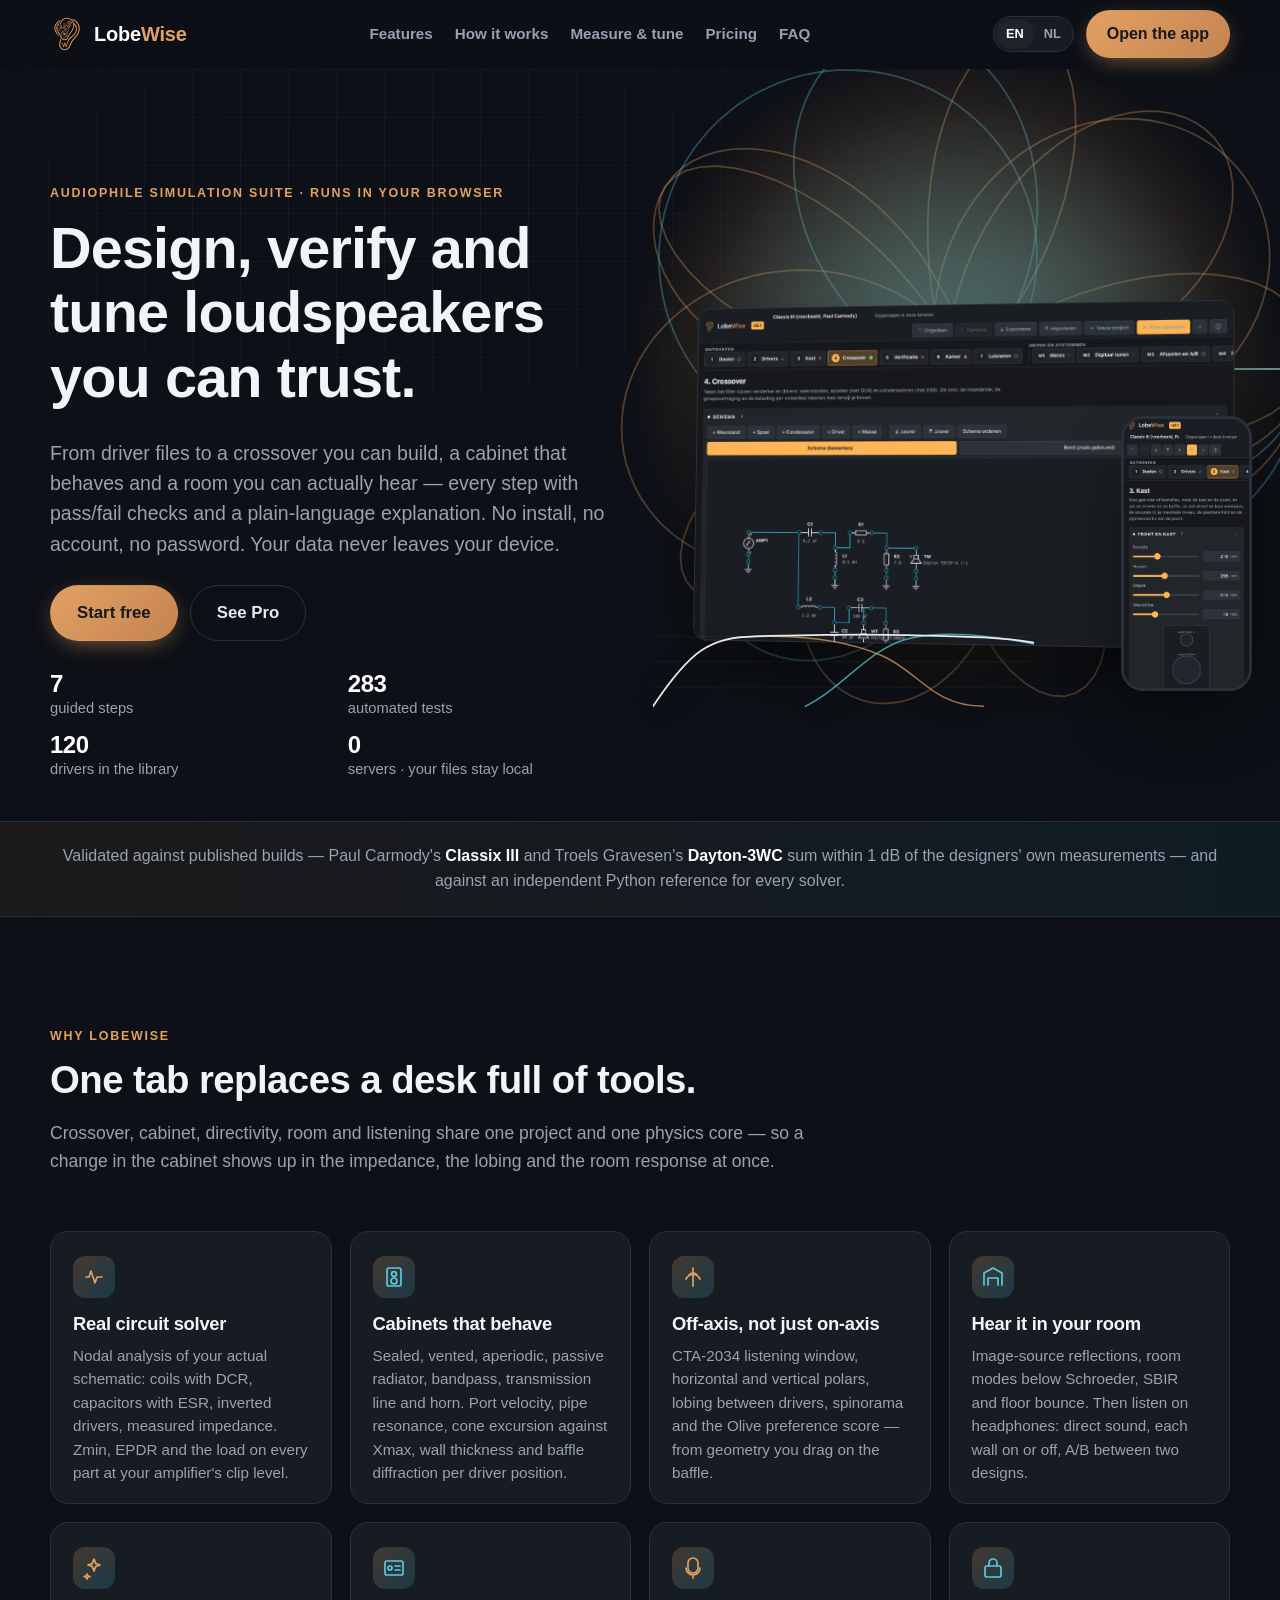
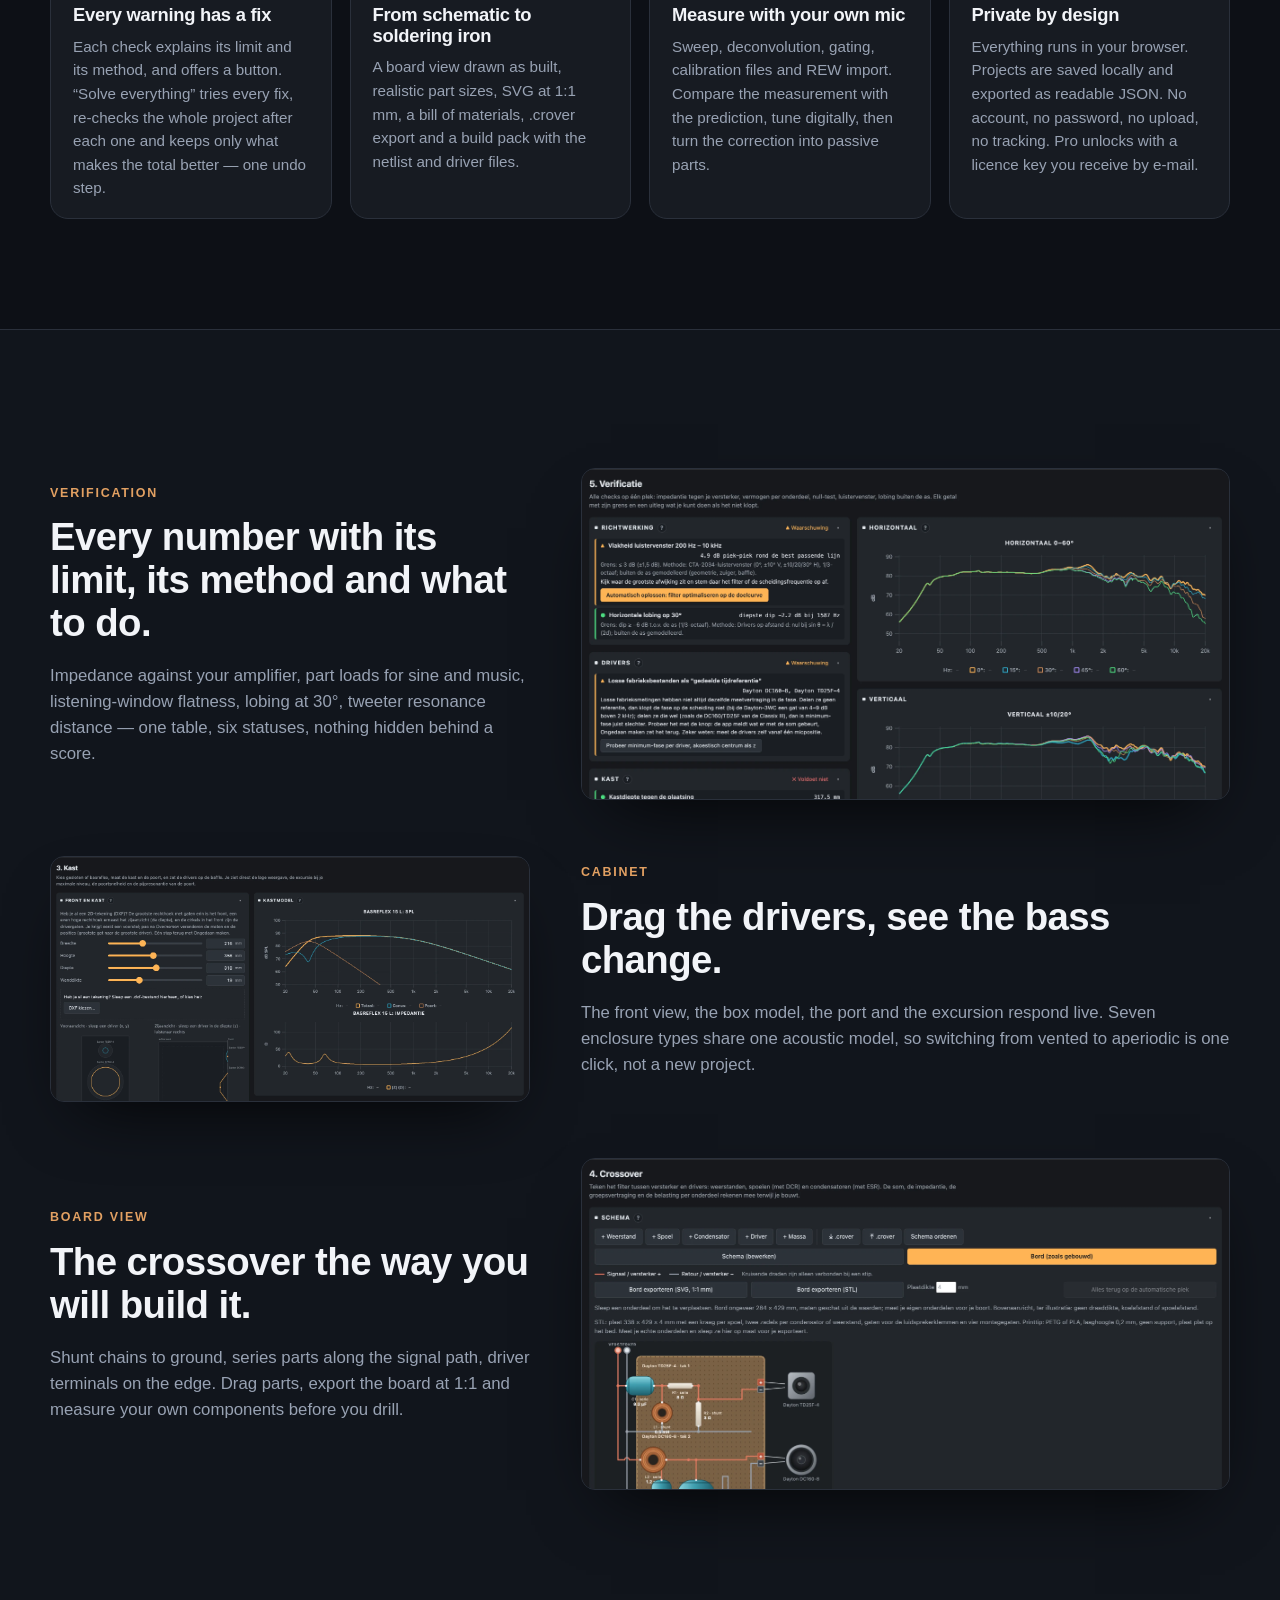
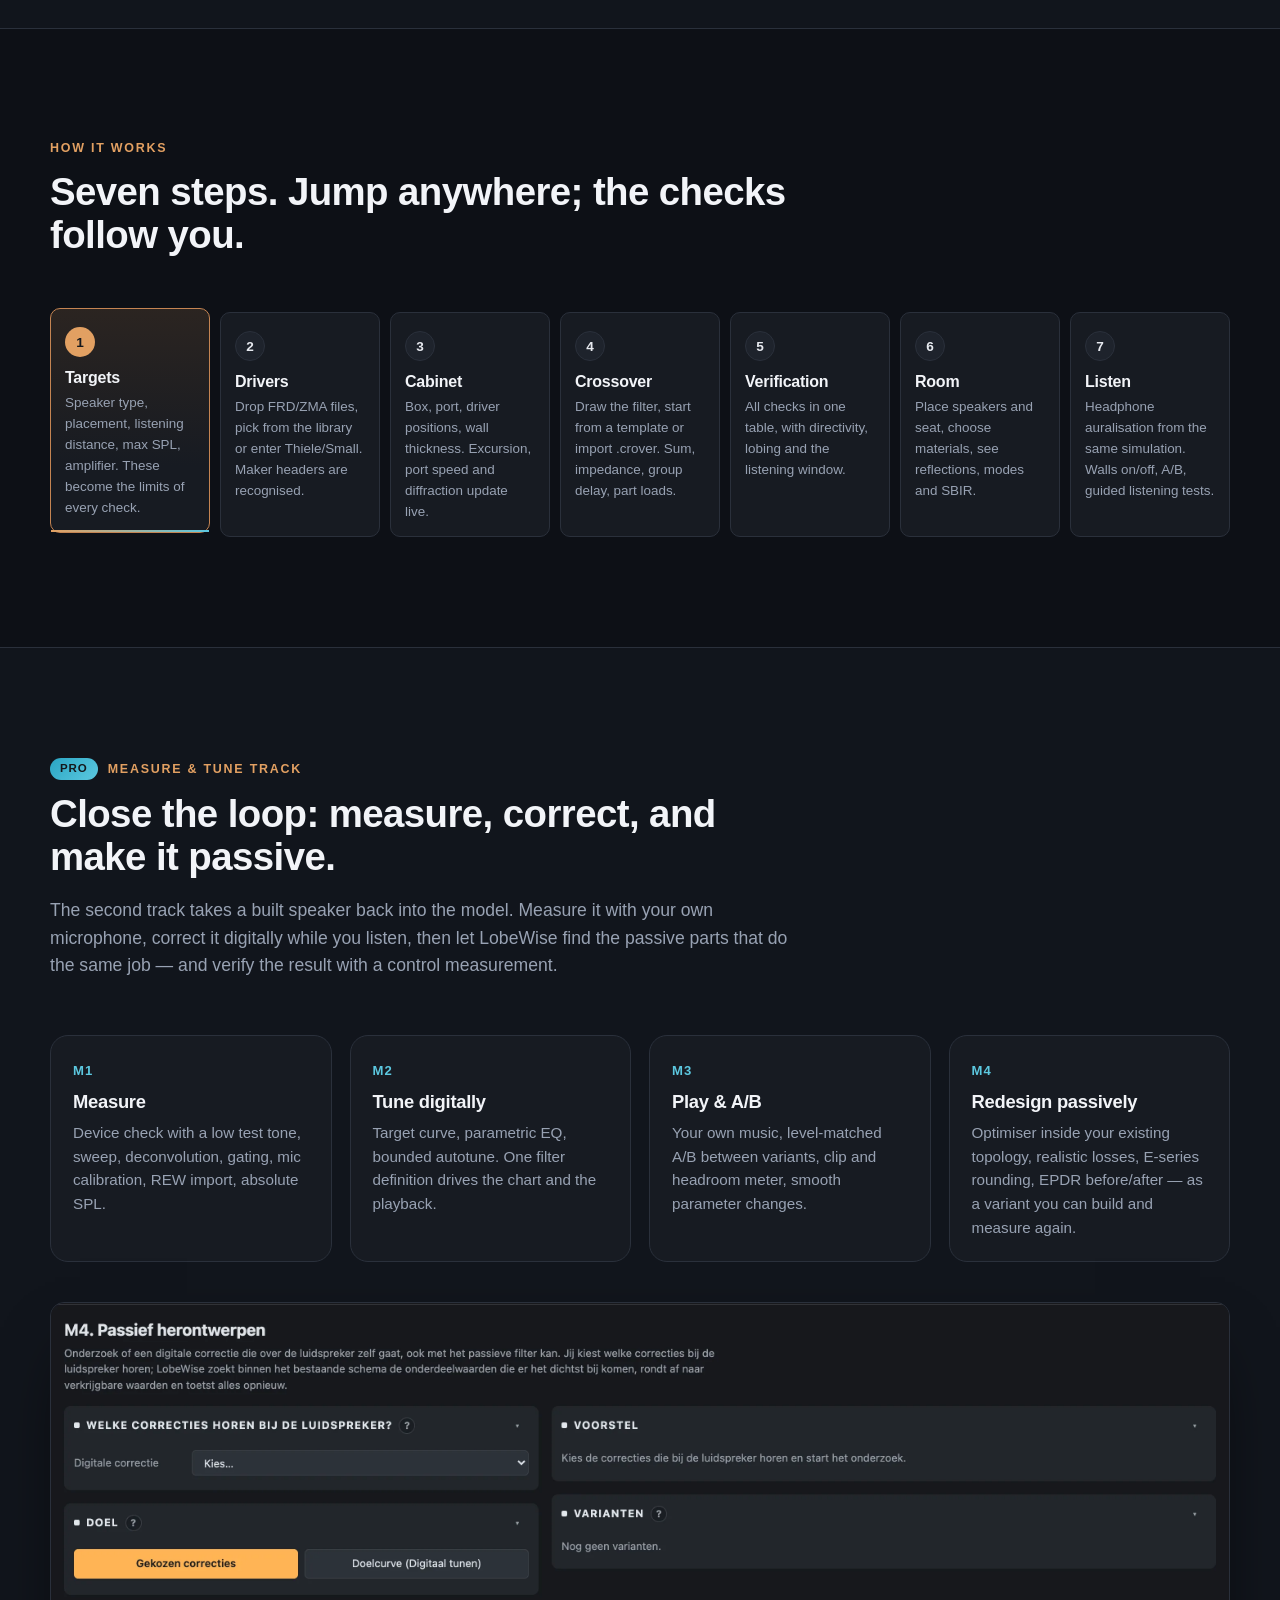
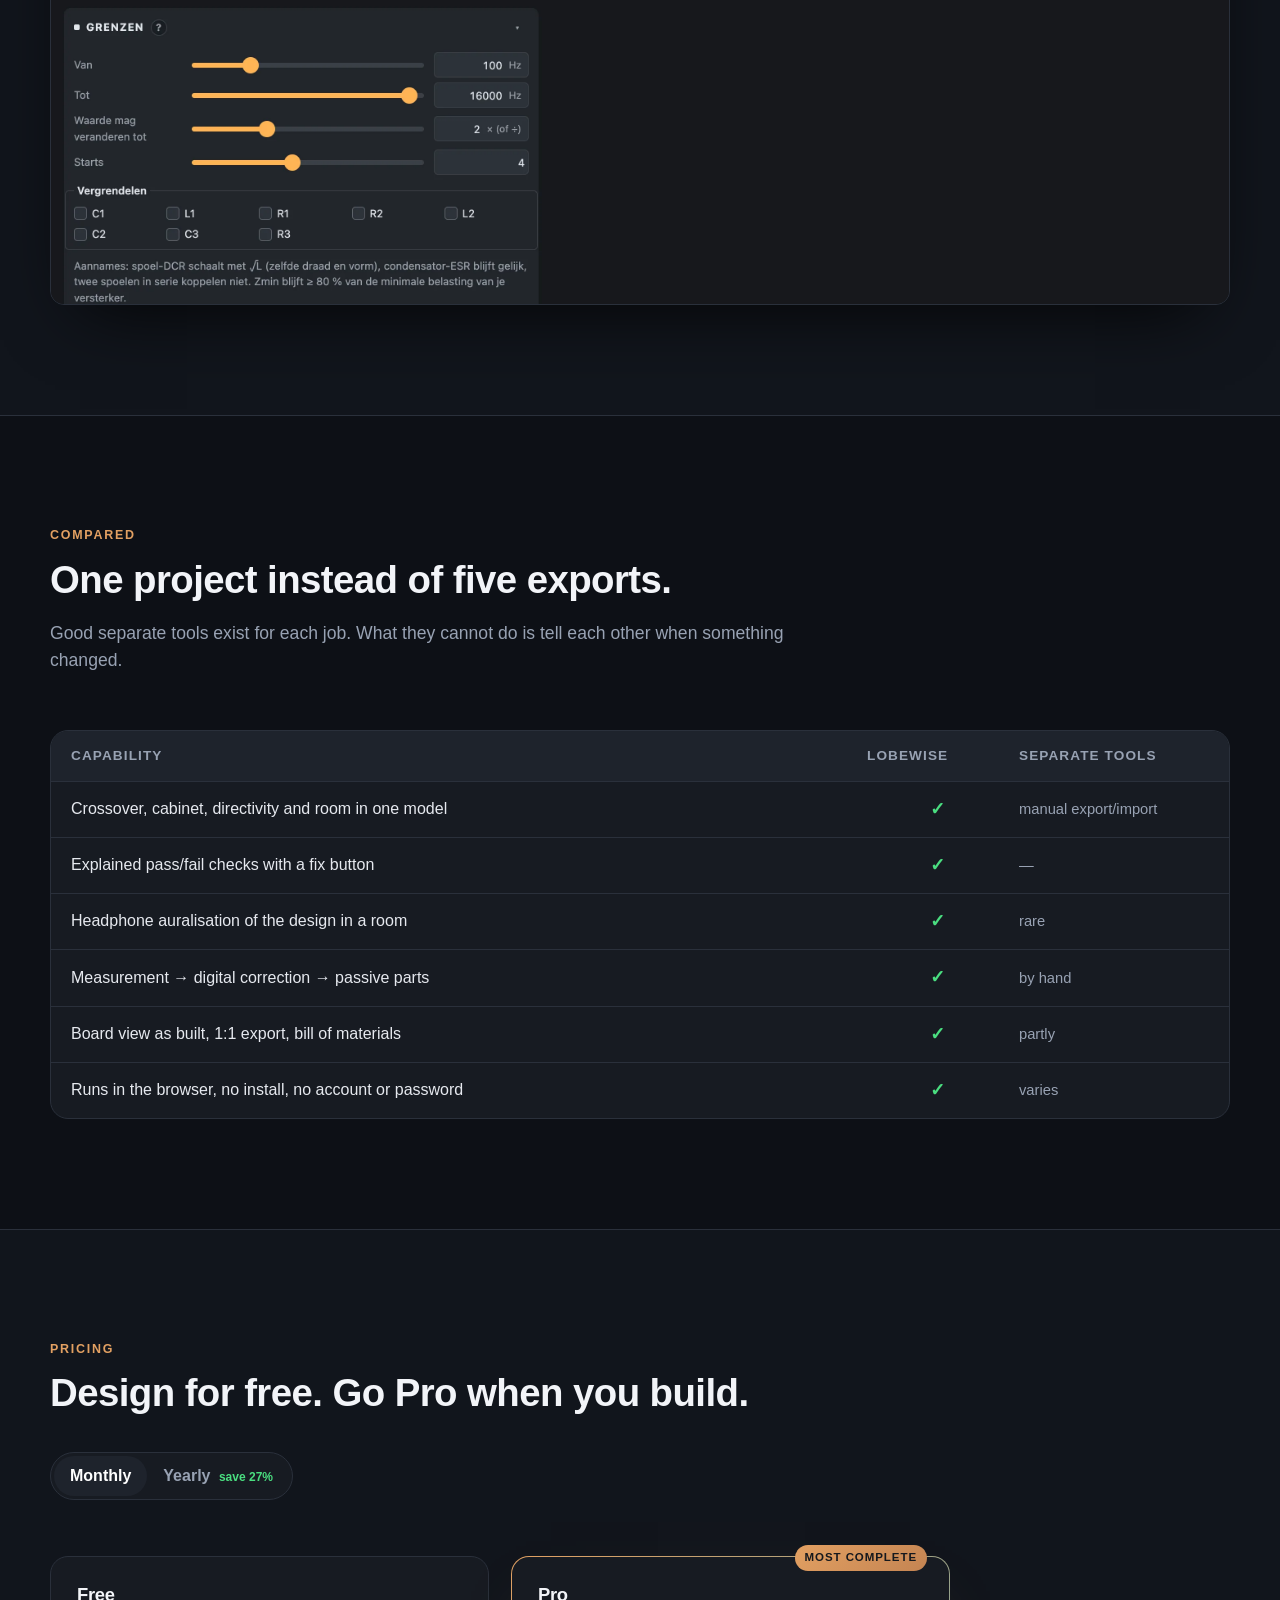
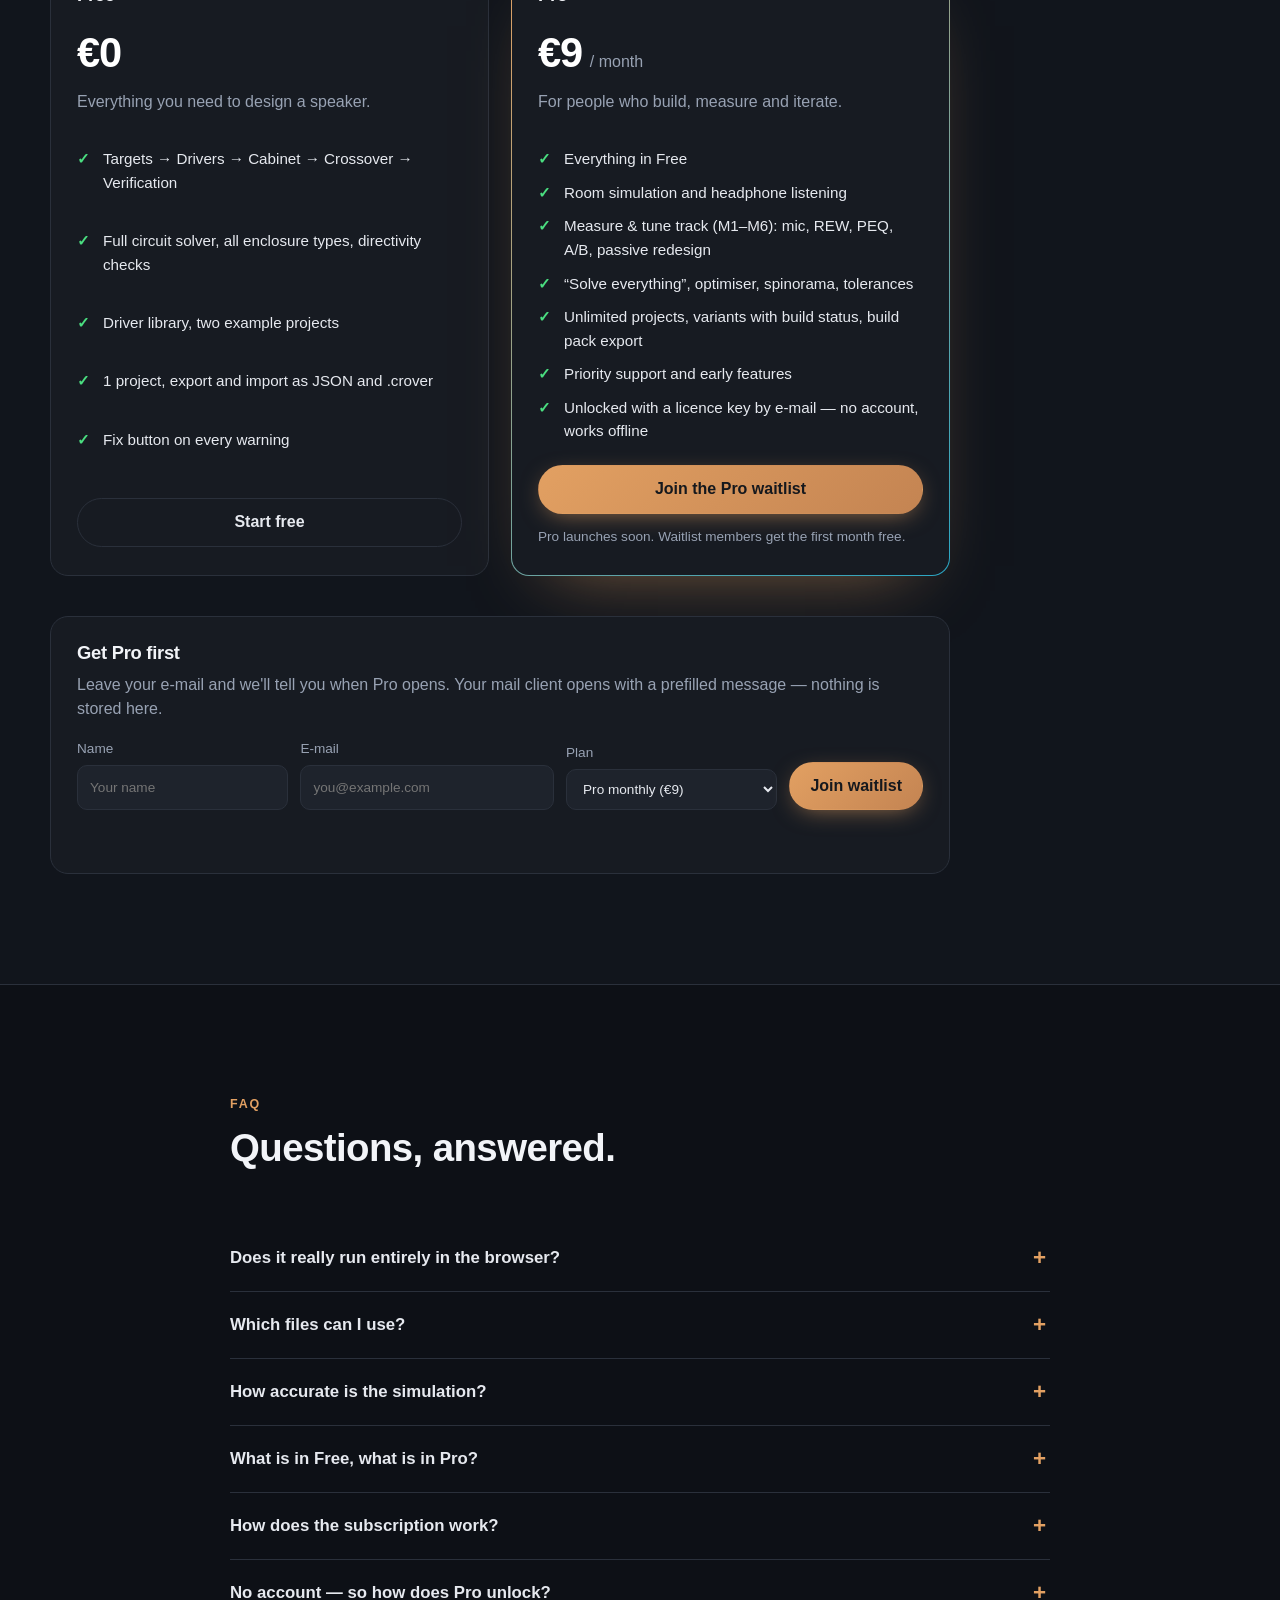
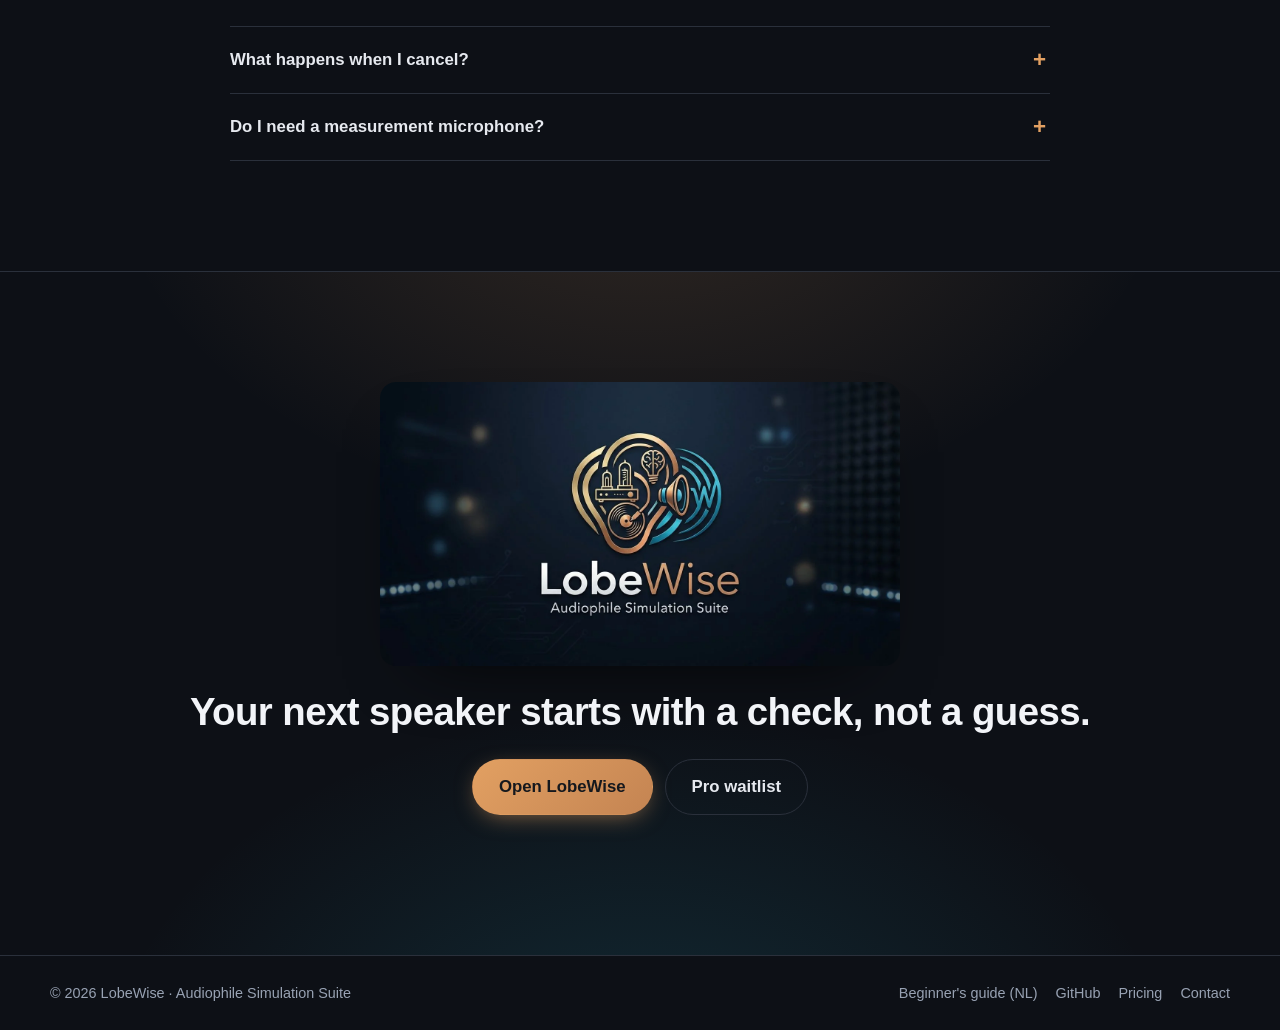
<file: index.html>
<!doctype html>
<html lang="en">
  <head>
    <meta charset="utf-8" />
    <meta name="viewport" content="width=device-width, initial-scale=1" />
    <title>LobeWise — Audiophile Simulation Suite</title>
    <meta
      name="description"
      content="Design, verify, measure and tune loudspeakers in your browser. Drivers, cabinet, crossover, directivity, room and listening — every step with explained pass/fail checks."
      data-i18n-attr="content:meta.description"
    />
    <meta property="og:title" content="LobeWise — Audiophile Simulation Suite" />
    <meta property="og:description" content="Design, verify, measure and tune loudspeakers in your browser." data-i18n-attr="content:meta.og" />
    <meta property="og:image" content="img/og-banner.jpg" />
    <meta property="og:type" content="website" />
    <link rel="icon" href="img/favicon.png" />
    <link rel="apple-touch-icon" href="img/apple-touch-icon.png" />
    <link rel="preload" as="image" href="img/hero-app.webp" />
    <link rel="stylesheet" href="style.css" />
  </head>
  <body>
    <a class="skip" href="#features" data-i18n="skip">Skip to content</a>

    <header class="nav" id="top">
      <div class="wrap nav__in">
        <a class="brand" href="#top" aria-label="LobeWise">
          <img src="img/favicon.png" alt="" width="34" height="34" />
          <span>Lobe<em>Wise</em></span>
        </a>
        <nav class="nav__links" aria-label="Main">
          <a href="#features" data-i18n="nav.features">Features</a>
          <a href="#how" data-i18n="nav.how">How it works</a>
          <a href="#measure" data-i18n="nav.measure">Measure &amp; tune</a>
          <a href="#pricing" data-i18n="nav.pricing">Pricing</a>
          <a href="#faq" data-i18n="nav.faq">FAQ</a>
        </nav>
        <div class="nav__cta">
          <div class="lang" role="group" aria-label="Language">
            <button type="button" data-lang="en" aria-pressed="true">EN</button>
            <button type="button" data-lang="nl" aria-pressed="false">NL</button>
          </div>
          <a class="btn btn--primary" href="app/" data-app-link data-i18n="nav.open">Open the app</a>
          <button type="button" class="nav__burger" aria-label="Menu" aria-expanded="false" aria-controls="mobile-menu">
            <span></span><span></span><span></span>
          </button>
        </div>
      </div>
      <div class="nav__mobile" id="mobile-menu" hidden>
        <a href="#features" data-i18n="nav.features">Features</a>
        <a href="#how" data-i18n="nav.how">How it works</a>
        <a href="#measure" data-i18n="nav.measure">Measure &amp; tune</a>
        <a href="#pricing" data-i18n="nav.pricing">Pricing</a>
        <a href="#faq" data-i18n="nav.faq">FAQ</a>
      </div>
    </header>

    <main>
      <!-- ===== Hero ===== -->
      <section class="hero">
        <div class="hero__bg" aria-hidden="true">
          <svg class="lobes" viewBox="-300 -300 600 600" preserveAspectRatio="xMidYMid slice">
            <defs>
              <radialGradient id="g-copper" cx="50%" cy="50%" r="50%">
                <stop offset="0" stop-color="#e2a062" stop-opacity=".55" />
                <stop offset="1" stop-color="#e2a062" stop-opacity="0" />
              </radialGradient>
              <radialGradient id="g-teal" cx="50%" cy="50%" r="50%">
                <stop offset="0" stop-color="#2aa6c4" stop-opacity=".5" />
                <stop offset="1" stop-color="#2aa6c4" stop-opacity="0" />
              </radialGradient>
            </defs>
            <g class="lobes__set lobes__set--a">
              <path class="lobe" d="" data-lobe="2.2" />
              <path class="lobe" d="" data-lobe="3.4" />
              <path class="lobe" d="" data-lobe="5.1" />
            </g>
            <g class="lobes__set lobes__set--b">
              <path class="lobe lobe--teal" d="" data-lobe="1.6" />
              <path class="lobe lobe--teal" d="" data-lobe="2.8" />
            </g>
            <circle class="lobes__glow" r="220" fill="url(#g-copper)" />
            <circle class="lobes__glow lobes__glow--teal" r="180" fill="url(#g-teal)" />
          </svg>
          <div class="grid-fade"></div>
        </div>

        <div class="wrap hero__in">
          <div class="hero__copy">
            <p class="eyebrow reveal" data-i18n="hero.eyebrow">Audiophile Simulation Suite · runs in your browser</p>
            <h1 class="reveal" data-i18n="hero.title">Design, verify and tune loudspeakers you can trust.</h1>
            <p class="lead reveal" data-i18n="hero.lead">
              From driver files to a crossover you can build, a cabinet that behaves and a room you can actually hear — every step with pass/fail checks
              and a plain-language explanation. No install, no account, no password. Your data never leaves your device.
            </p>
            <div class="hero__actions reveal">
              <a class="btn btn--primary btn--lg" href="app/" data-app-link data-i18n="hero.cta1">Start free</a>
              <a class="btn btn--ghost btn--lg" href="#pricing" data-i18n="hero.cta2">See Pro</a>
            </div>
            <ul class="hero__facts reveal">
              <li><strong>7</strong> <span data-i18n="hero.f1">guided steps</span></li>
              <li><strong data-count="283">0</strong> <span data-i18n="hero.f2">automated tests</span></li>
              <li><strong data-count="120">0</strong> <span data-i18n="hero.f3">drivers in the library</span></li>
              <li><strong>0</strong> <span data-i18n="hero.f4">servers · your files stay local</span></li>
            </ul>
          </div>

          <div class="hero__visual reveal">
            <figure class="device device--laptop">
              <img src="img/hero-app.webp" alt="LobeWise crossover step: schematic editor with a two-way filter" width="1440" height="900" />
            </figure>
            <figure class="device device--phone">
              <img src="img/phone.webp" alt="LobeWise cabinet step on a phone" width="390" height="844" loading="lazy" />
            </figure>
            <svg class="curve" viewBox="0 0 600 160" aria-hidden="true">
              <path class="curve__grid" d="M0 40H600M0 80H600M0 120H600" />
              <path class="curve__line curve__line--wf" d="M0 150 C 60 60, 90 42, 160 40 S 300 44, 360 70 S 440 150, 520 150" />
              <path class="curve__line curve__line--tw" d="M240 150 C 300 120, 340 60, 400 44 S 540 40, 600 52" />
              <path class="curve__line curve__line--sum" d="M0 150 C 60 60, 90 42, 160 40 S 320 36, 400 38 S 540 40, 600 50" />
            </svg>
          </div>
        </div>
      </section>

      <!-- ===== Validation strip ===== -->
      <section class="strip">
        <div class="wrap strip__in reveal">
          <p data-i18n="strip.text">
            Validated against published builds — Paul Carmody's <strong>Classix III</strong> and Troels Gravesen's <strong>Dayton-3WC</strong> sum within
            1 dB of the designers' own measurements — and against an independent Python reference for every solver.
          </p>
        </div>
      </section>

      <!-- ===== Features ===== -->
      <section class="section" id="features">
        <div class="wrap">
          <header class="section__head reveal">
            <p class="eyebrow" data-i18n="features.eyebrow">Why LobeWise</p>
            <h2 data-i18n="features.title">One tab replaces a desk full of tools.</h2>
            <p class="section__lead" data-i18n="features.lead">
              Crossover, cabinet, directivity, room and listening share one project and one physics core — so a change in the cabinet shows up in the
              impedance, the lobing and the room response at once.
            </p>
          </header>

          <div class="features">
            <article class="feature reveal">
              <div class="feature__icon" aria-hidden="true">
                <svg viewBox="0 0 24 24"><path d="M4 12h3l2-6 4 12 2-6h5" /></svg>
              </div>
              <h3 data-i18n="features.1.t">Real circuit solver</h3>
              <p data-i18n="features.1.d">
                Nodal analysis of your actual schematic: coils with DCR, capacitors with ESR, inverted drivers, measured impedance. Zmin, EPDR and the load
                on every part at your amplifier's clip level.
              </p>
            </article>
            <article class="feature reveal">
              <div class="feature__icon" aria-hidden="true">
                <svg viewBox="0 0 24 24"><rect x="5" y="3" width="14" height="18" rx="2" /><circle cx="12" cy="9" r="2.4" /><circle cx="12" cy="16" r="3" /></svg>
              </div>
              <h3 data-i18n="features.2.t">Cabinets that behave</h3>
              <p data-i18n="features.2.d">
                Sealed, vented, aperiodic, passive radiator, bandpass, transmission line and horn. Port velocity, pipe resonance, cone excursion against
                Xmax, wall thickness and baffle diffraction per driver position.
              </p>
            </article>
            <article class="feature reveal">
              <div class="feature__icon" aria-hidden="true">
                <svg viewBox="0 0 24 24"><path d="M12 21V3" /><path d="M5 14c3-6 11-6 14 0" /><path d="M8 10c2-3 6-3 8 0" /></svg>
              </div>
              <h3 data-i18n="features.3.t">Off-axis, not just on-axis</h3>
              <p data-i18n="features.3.d">
                CTA-2034 listening window, horizontal and vertical polars, lobing between drivers, spinorama and the Olive preference score — from geometry
                you drag on the baffle.
              </p>
            </article>
            <article class="feature reveal">
              <div class="feature__icon" aria-hidden="true">
                <svg viewBox="0 0 24 24"><path d="M3 20V8l9-5 9 5v12" /><path d="M7 20v-7h10v7" /></svg>
              </div>
              <h3 data-i18n="features.4.t">Hear it in your room</h3>
              <p data-i18n="features.4.d">
                Image-source reflections, room modes below Schroeder, SBIR and floor bounce. Then listen on headphones: direct sound, each wall on or off,
                A/B between two designs.
              </p>
            </article>
            <article class="feature reveal">
              <div class="feature__icon" aria-hidden="true">
                <svg viewBox="0 0 24 24"><path d="M12 3l1.8 4.6L18 9l-4.2 1.4L12 15l-1.8-4.6L6 9l4.2-1.4z" /><path d="M5 18l.9 2 2.1.5-2.1.5L5 23l-.9-2L2 20.5l2.1-.5z" /></svg>
              </div>
              <h3 data-i18n="features.5.t">Every warning has a fix</h3>
              <p data-i18n="features.5.d">
                Each check explains its limit and its method, and offers a button. “Solve everything” tries every fix, re-checks the whole project after each
                one and keeps only what makes the total better — one undo step.
              </p>
            </article>
            <article class="feature reveal">
              <div class="feature__icon" aria-hidden="true">
                <svg viewBox="0 0 24 24"><rect x="3" y="5" width="18" height="14" rx="2" /><circle cx="8" cy="12" r="2" /><path d="M13 10h5M13 14h5" /></svg>
              </div>
              <h3 data-i18n="features.6.t">From schematic to soldering iron</h3>
              <p data-i18n="features.6.d">
                A board view drawn as built, realistic part sizes, SVG at 1:1 mm, a bill of materials, .crover export and a build pack with the netlist and
                driver files.
              </p>
            </article>
            <article class="feature reveal">
              <div class="feature__icon" aria-hidden="true">
                <svg viewBox="0 0 24 24"><path d="M12 2a5 5 0 0 1 5 5v5a5 5 0 0 1-10 0V7a5 5 0 0 1 5-5z" /><path d="M5 12a7 7 0 0 0 14 0M12 19v3" /></svg>
              </div>
              <h3 data-i18n="features.7.t">Measure with your own mic</h3>
              <p data-i18n="features.7.d">
                Sweep, deconvolution, gating, calibration files and REW import. Compare the measurement with the prediction, tune digitally, then turn the
                correction into passive parts.
              </p>
            </article>
            <article class="feature reveal">
              <div class="feature__icon" aria-hidden="true">
                <svg viewBox="0 0 24 24"><rect x="4" y="10" width="16" height="11" rx="2" /><path d="M8 10V7a4 4 0 0 1 8 0v3" /></svg>
              </div>
              <h3 data-i18n="features.8.t">Private by design</h3>
              <p data-i18n="features.8.d">
                Everything runs in your browser. Projects are saved locally and exported as readable JSON. No account, no password, no upload, no
                tracking. Pro unlocks with a licence key you receive by e-mail.
              </p>
            </article>
          </div>
        </div>
      </section>

      <!-- ===== Showcase ===== -->
      <section class="section section--alt" id="showcase">
        <div class="wrap">
          <div class="show reveal">
            <div class="show__text">
              <p class="eyebrow" data-i18n="show.1.e">Verification</p>
              <h2 data-i18n="show.1.t">Every number with its limit, its method and what to do.</h2>
              <p data-i18n="show.1.d">
                Impedance against your amplifier, part loads for sine and music, listening-window flatness, lobing at 30°, tweeter resonance distance —
                one table, six statuses, nothing hidden behind a score.
              </p>
            </div>
            <figure class="shot"><img src="img/verify.webp" alt="Verification step with directivity checks and polar charts" loading="lazy" width="1440" height="735" /></figure>
          </div>
          <div class="show show--flip reveal">
            <div class="show__text">
              <p class="eyebrow" data-i18n="show.2.e">Cabinet</p>
              <h2 data-i18n="show.2.t">Drag the drivers, see the bass change.</h2>
              <p data-i18n="show.2.d">
                The front view, the box model, the port and the excursion respond live. Seven enclosure types share one acoustic model, so switching from
                vented to aperiodic is one click, not a new project.
              </p>
            </div>
            <figure class="shot"><img src="img/cabinet.webp" alt="Cabinet step with front view, SPL and impedance of the box" loading="lazy" width="1440" height="735" /></figure>
          </div>
          <div class="show reveal">
            <div class="show__text">
              <p class="eyebrow" data-i18n="show.3.e">Board view</p>
              <h2 data-i18n="show.3.t">The crossover the way you will build it.</h2>
              <p data-i18n="show.3.d">
                Shunt chains to ground, series parts along the signal path, driver terminals on the edge. Drag parts, export the board at 1:1 and measure
                your own components before you drill.
              </p>
            </div>
            <figure class="shot"><img src="img/board.webp" alt="Board view of the crossover as built" loading="lazy" width="1440" height="735" /></figure>
          </div>
        </div>
      </section>

      <!-- ===== How it works ===== -->
      <section class="section" id="how">
        <div class="wrap">
          <header class="section__head reveal">
            <p class="eyebrow" data-i18n="how.eyebrow">How it works</p>
            <h2 data-i18n="how.title">Seven steps. Jump anywhere; the checks follow you.</h2>
          </header>
          <ol class="steps reveal" data-steps>
            <li class="step is-active" data-step>
              <span class="step__n">1</span>
              <h3 data-i18n="how.1.t">Targets</h3>
              <p data-i18n="how.1.d">Speaker type, placement, listening distance, max SPL, amplifier. These become the limits of every check.</p>
            </li>
            <li class="step" data-step>
              <span class="step__n">2</span>
              <h3 data-i18n="how.2.t">Drivers</h3>
              <p data-i18n="how.2.d">Drop FRD/ZMA files, pick from the library or enter Thiele/Small. Maker headers are recognised.</p>
            </li>
            <li class="step" data-step>
              <span class="step__n">3</span>
              <h3 data-i18n="how.3.t">Cabinet</h3>
              <p data-i18n="how.3.d">Box, port, driver positions, wall thickness. Excursion, port speed and diffraction update live.</p>
            </li>
            <li class="step" data-step>
              <span class="step__n">4</span>
              <h3 data-i18n="how.4.t">Crossover</h3>
              <p data-i18n="how.4.d">Draw the filter, start from a template or import .crover. Sum, impedance, group delay, part loads.</p>
            </li>
            <li class="step" data-step>
              <span class="step__n">5</span>
              <h3 data-i18n="how.5.t">Verification</h3>
              <p data-i18n="how.5.d">All checks in one table, with directivity, lobing and the listening window.</p>
            </li>
            <li class="step" data-step>
              <span class="step__n">6</span>
              <h3 data-i18n="how.6.t">Room</h3>
              <p data-i18n="how.6.d">Place speakers and seat, choose materials, see reflections, modes and SBIR.</p>
            </li>
            <li class="step" data-step>
              <span class="step__n">7</span>
              <h3 data-i18n="how.7.t">Listen</h3>
              <p data-i18n="how.7.d">Headphone auralisation from the same simulation. Walls on/off, A/B, guided listening tests.</p>
            </li>
          </ol>
        </div>
      </section>

      <!-- ===== Measure & tune ===== -->
      <section class="section section--alt" id="measure">
        <div class="wrap">
          <header class="section__head reveal">
            <p class="eyebrow eyebrow--pro"><span class="tag">Pro</span> <span data-i18n="measure.eyebrow">Measure &amp; tune track</span></p>
            <h2 data-i18n="measure.title">Close the loop: measure, correct, and make it passive.</h2>
            <p class="section__lead" data-i18n="measure.lead">
              The second track takes a built speaker back into the model. Measure it with your own microphone, correct it digitally while you listen, then
              let LobeWise find the passive parts that do the same job — and verify the result with a control measurement.
            </p>
          </header>
          <div class="track">
            <article class="track__item reveal">
              <span class="track__code">M1</span>
              <h3 data-i18n="measure.1.t">Measure</h3>
              <p data-i18n="measure.1.d">Device check with a low test tone, sweep, deconvolution, gating, mic calibration, REW import, absolute SPL.</p>
            </article>
            <article class="track__item reveal">
              <span class="track__code">M2</span>
              <h3 data-i18n="measure.2.t">Tune digitally</h3>
              <p data-i18n="measure.2.d">Target curve, parametric EQ, bounded autotune. One filter definition drives the chart and the playback.</p>
            </article>
            <article class="track__item reveal">
              <span class="track__code">M3</span>
              <h3 data-i18n="measure.3.t">Play &amp; A/B</h3>
              <p data-i18n="measure.3.d">Your own music, level-matched A/B between variants, clip and headroom meter, smooth parameter changes.</p>
            </article>
            <article class="track__item reveal">
              <span class="track__code">M4</span>
              <h3 data-i18n="measure.4.t">Redesign passively</h3>
              <p data-i18n="measure.4.d">
                Optimiser inside your existing topology, realistic losses, E-series rounding, EPDR before/after — as a variant you can build and measure
                again.
              </p>
            </article>
          </div>
          <figure class="shot shot--wide reveal">
            <img src="img/redesign.webp" alt="Passive redesign step with correction choice, limits and locks" loading="lazy" width="1440" height="735" />
          </figure>
        </div>
      </section>

      <!-- ===== Compare ===== -->
      <section class="section" id="compare">
        <div class="wrap">
          <header class="section__head reveal">
            <p class="eyebrow" data-i18n="compare.eyebrow">Compared</p>
            <h2 data-i18n="compare.title">One project instead of five exports.</h2>
            <p class="section__lead" data-i18n="compare.lead">
              Good separate tools exist for each job. What they cannot do is tell each other when something changed.
            </p>
          </header>
          <div class="table reveal" role="table">
            <div class="table__row table__row--head" role="row">
              <span role="columnheader" data-i18n="compare.h1">Capability</span>
              <span role="columnheader">LobeWise</span>
              <span role="columnheader" data-i18n="compare.h3">Separate tools</span>
            </div>
            <div class="table__row" role="row">
              <span role="cell" data-i18n="compare.r1">Crossover, cabinet, directivity and room in one model</span>
              <span role="cell" class="yes">✓</span>
              <span role="cell" class="no" data-i18n="compare.export">manual export/import</span>
            </div>
            <div class="table__row" role="row">
              <span role="cell" data-i18n="compare.r2">Explained pass/fail checks with a fix button</span>
              <span role="cell" class="yes">✓</span>
              <span role="cell" class="no">—</span>
            </div>
            <div class="table__row" role="row">
              <span role="cell" data-i18n="compare.r3">Headphone auralisation of the design in a room</span>
              <span role="cell" class="yes">✓</span>
              <span role="cell" class="no" data-i18n="compare.rare">rare</span>
            </div>
            <div class="table__row" role="row">
              <span role="cell" data-i18n="compare.r4">Measurement → digital correction → passive parts</span>
              <span role="cell" class="yes">✓</span>
              <span role="cell" class="no" data-i18n="compare.byhand">by hand</span>
            </div>
            <div class="table__row" role="row">
              <span role="cell" data-i18n="compare.r5">Board view as built, 1:1 export, bill of materials</span>
              <span role="cell" class="yes">✓</span>
              <span role="cell" class="no" data-i18n="compare.partly">partly</span>
            </div>
            <div class="table__row" role="row">
              <span role="cell" data-i18n="compare.r6">Runs in the browser, no install, no account or password</span>
              <span role="cell" class="yes">✓</span>
              <span role="cell" class="no" data-i18n="compare.varies">varies</span>
            </div>
          </div>
        </div>
      </section>

      <!-- ===== Pricing ===== -->
      <section class="section section--alt" id="pricing">
        <div class="wrap">
          <header class="section__head reveal">
            <p class="eyebrow" data-i18n="pricing.eyebrow">Pricing</p>
            <h2 data-i18n="pricing.title">Design for free. Go Pro when you build.</h2>
            <div class="billing" role="group" aria-label="Billing period">
              <button type="button" class="is-active" data-billing="month" aria-pressed="true" data-i18n="pricing.monthly">Monthly</button>
              <button type="button" data-billing="year" aria-pressed="false">
                <span data-i18n="pricing.yearly">Yearly</span> <small data-i18n="pricing.save">save 27%</small>
              </button>
            </div>
          </header>

          <div class="plans">
            <article class="plan reveal">
              <h3 data-i18n="pricing.free.name">Free</h3>
              <p class="plan__price"><span class="plan__amount">€0</span></p>
              <p class="plan__tag" data-i18n="pricing.free.tag">Everything you need to design a speaker.</p>
              <ul class="plan__list">
                <li data-i18n="pricing.free.1">Targets → Drivers → Cabinet → Crossover → Verification</li>
                <li data-i18n="pricing.free.2">Full circuit solver, all enclosure types, directivity checks</li>
                <li data-i18n="pricing.free.3">Driver library, two example projects</li>
                <li data-i18n="pricing.free.4">1 project, export and import as JSON and .crover</li>
                <li data-i18n="pricing.free.5">Fix button on every warning</li>
              </ul>
              <a class="btn btn--ghost btn--block" href="app/" data-app-link data-i18n="pricing.free.cta">Start free</a>
            </article>

            <article class="plan plan--pro reveal">
              <p class="plan__badge" data-i18n="pricing.pro.badge">Most complete</p>
              <h3>Pro</h3>
              <p class="plan__price">
                <span class="plan__amount" data-price-month="€9" data-price-year="€79">€9</span>
                <span class="plan__per" data-per-month data-i18n="pricing.perMonth">/ month</span>
                <span class="plan__per" data-per-year hidden data-i18n="pricing.perYear">/ year</span>
              </p>
              <p class="plan__tag" data-i18n="pricing.pro.tag">For people who build, measure and iterate.</p>
              <ul class="plan__list">
                <li data-i18n="pricing.pro.1">Everything in Free</li>
                <li data-i18n="pricing.pro.2">Room simulation and headphone listening</li>
                <li data-i18n="pricing.pro.3">Measure &amp; tune track (M1–M6): mic, REW, PEQ, A/B, passive redesign</li>
                <li data-i18n="pricing.pro.4">“Solve everything”, optimiser, spinorama, tolerances</li>
                <li data-i18n="pricing.pro.5">Unlimited projects, variants with build status, build pack export</li>
                <li data-i18n="pricing.pro.6">Priority support and early features</li>
                <li data-i18n="pricing.pro.7">Unlocked with a licence key by e-mail — no account, works offline</li>
              </ul>
              <a class="btn btn--primary btn--block" href="#waitlist" data-i18n="pricing.pro.cta">Join the Pro waitlist</a>
              <p class="plan__note" data-i18n="pricing.pro.note">Pro launches soon. Waitlist members get the first month free.</p>
            </article>
          </div>

          <form class="waitlist reveal" id="waitlist" data-waitlist>
            <h3 data-i18n="waitlist.title">Get Pro first</h3>
            <p data-i18n="waitlist.lead">Leave your e-mail and we'll tell you when Pro opens. Your mail client opens with a prefilled message — nothing is stored here.</p>
            <div class="waitlist__row">
              <label>
                <span data-i18n="waitlist.name">Name</span>
                <input type="text" name="name" autocomplete="name" data-i18n-attr="placeholder:waitlist.namePh" placeholder="Your name" />
              </label>
              <label>
                <span data-i18n="waitlist.email">E-mail</span>
                <input type="email" name="email" autocomplete="email" required placeholder="you@example.com" />
              </label>
              <label>
                <span data-i18n="waitlist.plan">Plan</span>
                <select name="plan">
                  <option value="monthly" data-i18n="waitlist.monthly">Pro monthly (€9)</option>
                  <option value="yearly" data-i18n="waitlist.yearly">Pro yearly (€79)</option>
                </select>
              </label>
              <button type="submit" class="btn btn--primary" data-i18n="waitlist.cta">Join waitlist</button>
            </div>
            <p class="waitlist__msg" role="status" aria-live="polite"></p>
          </form>
        </div>
      </section>

      <!-- ===== FAQ ===== -->
      <section class="section" id="faq">
        <div class="wrap wrap--narrow">
          <header class="section__head reveal">
            <p class="eyebrow">FAQ</p>
            <h2 data-i18n="faq.title">Questions, answered.</h2>
          </header>
          <div class="faq reveal">
            <details>
              <summary data-i18n="faq.1.q">Does it really run entirely in the browser?</summary>
              <p data-i18n="faq.1.a">Yes. The solvers, the audio engine and the storage are all client-side. Projects live in your browser's storage and are exported as plain JSON. There is no server to send anything to.</p>
            </details>
            <details>
              <summary data-i18n="faq.2.q">Which files can I use?</summary>
              <p data-i18n="faq.2.a">FRD and ZMA driver files (manufacturer or your own), REW exports, .crover projects, microphone calibration files, and WAV/MP3/FLAC music for listening. Everything can be exported again.</p>
            </details>
            <details>
              <summary data-i18n="faq.3.q">How accurate is the simulation?</summary>
              <p data-i18n="faq.3.a">Every solver is tested against an independent Python reference and the suite has 283 automated tests. Two published designs, Classix III and Dayton-3WC, sum within about 1 dB of the designers' measurements. Where the model stops, a check says “outside model” instead of guessing.</p>
            </details>
            <details>
              <summary data-i18n="faq.4.q">What is in Free, what is in Pro?</summary>
              <p data-i18n="faq.4.a">Free covers the full design flow up to verification with one project. Pro adds the room and listening steps, the measure-and-tune track, the optimiser and “Solve everything”, spinorama and tolerances, unlimited projects and build-pack export.</p>
            </details>
            <details>
              <summary data-i18n="faq.5.q">How does the subscription work?</summary>
              <p data-i18n="faq.5.a">Pro is a monthly or yearly subscription you can cancel at any time. Payment runs through Stripe, which also handles invoices and cancelling. Your projects remain yours and stay exportable, also after cancelling. Payment opens together with Pro; the waitlist is free.</p>
            </details>
            <details>
              <summary data-i18n="faq.7.q">No account — so how does Pro unlock?</summary>
              <p data-i18n="faq.7.a">With a licence key. After payment you receive a signed key by e-mail, valid for the paid period. Paste it once into LobeWise (ⓘ About → Unlock Pro): the app checks the signature on your device, without contacting a server, and switches Pro on. Each renewal sends a fresh key automatically. There is no password and nothing to log in to; the key also works offline and on your other devices.</p>
            </details>
            <details>
              <summary data-i18n="faq.8.q">What happens when I cancel?</summary>
              <p data-i18n="faq.8.a">Pro stays active until the end of the paid period, then the Pro steps lock again. Everything you made stays: projects, measurements and variants remain on your device and exportable, and the design steps keep working for free. Because there is no cloud, there is nothing to delete and nothing to sync.</p>
            </details>
            <details>
              <summary data-i18n="faq.6.q">Do I need a measurement microphone?</summary>
              <p data-i18n="faq.6.a">Not for designing. For the measure-and-tune track any USB or calibrated measurement mic works; calibration files are supported. The app never routes a microphone to your speakers.</p>
            </details>
          </div>
        </div>
      </section>

      <!-- ===== Final CTA ===== -->
      <section class="cta">
        <div class="wrap cta__in reveal">
          <img src="img/banner.webp" alt="" width="1408" height="768" class="cta__logo" loading="lazy" />
          <h2 data-i18n="cta.title">Your next speaker starts with a check, not a guess.</h2>
          <div class="hero__actions">
            <a class="btn btn--primary btn--lg" href="app/" data-app-link data-i18n="cta.1">Open LobeWise</a>
            <a class="btn btn--ghost btn--lg" href="#waitlist" data-i18n="cta.2">Pro waitlist</a>
          </div>
        </div>
      </section>
    </main>

    <footer class="footer">
      <div class="wrap footer__in">
        <p>© <span data-year>2026</span> LobeWise · <span data-i18n="footer.tag">Audiophile Simulation Suite</span></p>
        <p class="footer__links">
          <a href="handleiding.html" data-i18n="footer.guide">Beginner's guide (NL)</a>
          <a href="https://github.com/mpeters21575/lobewise" rel="noopener">GitHub</a>
          <a href="#pricing" data-i18n="nav.pricing">Pricing</a>
          <a href="mailto:mark.peters.21575@gmail.com" data-i18n="footer.contact">Contact</a>
        </p>
      </div>
    </footer>

    <script src="i18n.js"></script>
    <script src="app.js"></script>
  </body>
</html>
</file>
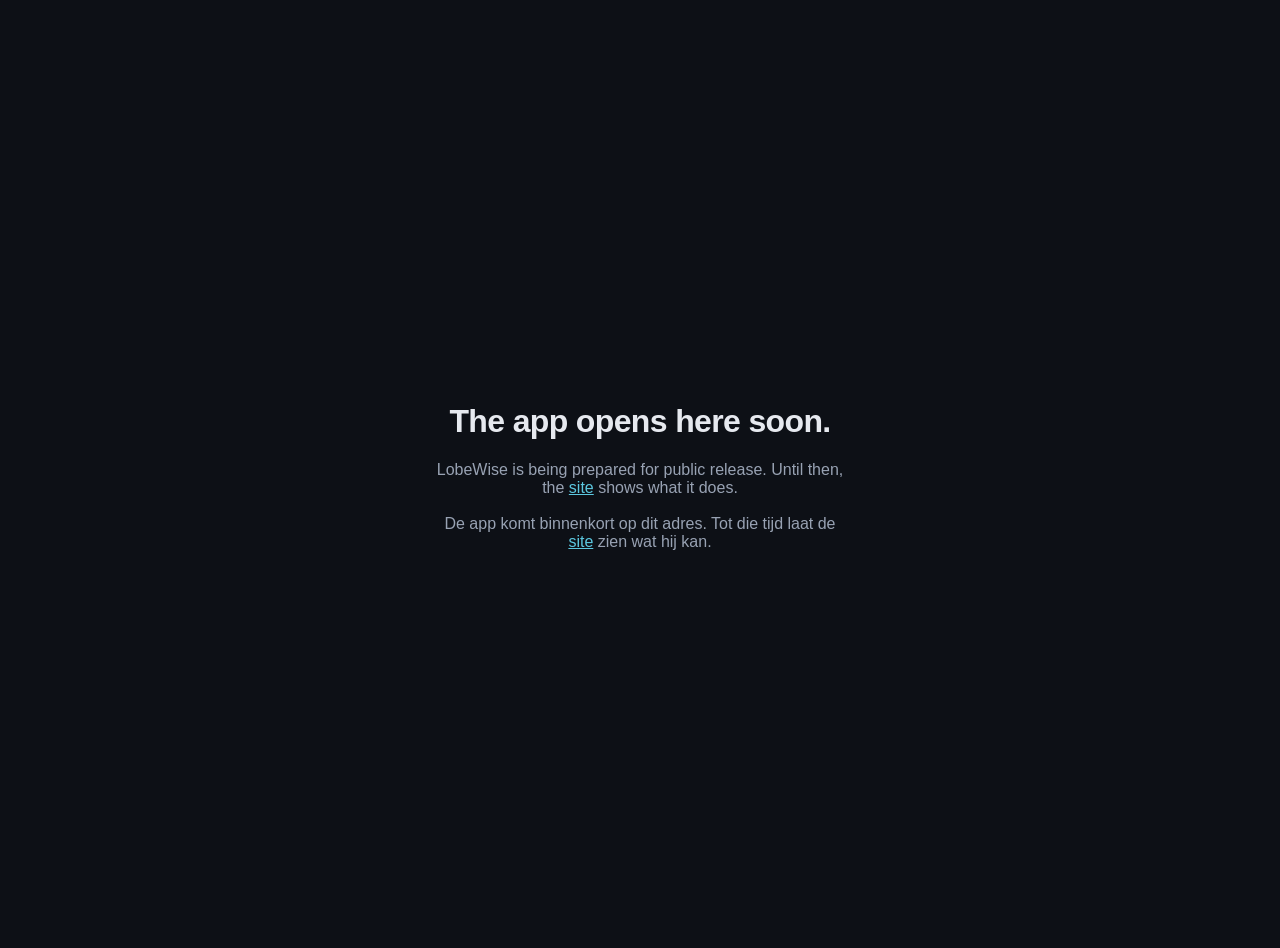
<file: app/index.html>
<!doctype html>
<html lang="en"><head><meta charset="utf-8"><meta name="viewport" content="width=device-width,initial-scale=1"><title>LobeWise — app</title>
<style>body{margin:0;min-height:100vh;display:grid;place-items:center;background:#0d1016;color:#e6e9ef;font-family:-apple-system,BlinkMacSystemFont,'Segoe UI',Roboto,sans-serif;text-align:center;padding:24px}h1{font-weight:760;letter-spacing:-.02em}p{color:#98a2b3;max-width:46ch}a{color:#5cc8e0}</style></head>
<body><div><h1>The app opens here soon.</h1><p>LobeWise is being prepared for public release. Until then, the <a href="../">site</a> shows what it does.<br><br>De app komt binnenkort op dit adres. Tot die tijd laat de <a href="../">site</a> zien wat hij kan.</p></div></body></html>
</file>
<file: style.css>
/* LobeWise marketing site. Dark graphite with the copper and teal of the logo. */
:root {
  --bg: #0d1016;
  --bg-2: #11151c;
  --panel: #171b22;
  --raised: #1e232c;
  --line: #2a303b;
  --text: #e6e9ef;
  --muted: #98a2b3;
  --copper: #c48452;
  --copper-2: #e2a062;
  --teal: #2aa6c4;
  --teal-2: #5cc8e0;
  --violet: #d79bff;
  --pass: #4ade80;
  --ink: #15181d;
  --radius: 10px;
  --radius-lg: 18px;
  --wrap: 1180px;
  --font: -apple-system, BlinkMacSystemFont, 'Segoe UI', Roboto, 'Helvetica Neue', Arial, 'Noto Sans', sans-serif;
  --ease: cubic-bezier(0.22, 1, 0.36, 1);
}

*,
*::before,
*::after {
  box-sizing: border-box;
}
html {
  scroll-behavior: smooth;
  scroll-padding-top: 84px;
}
body {
  margin: 0;
  font-family: var(--font);
  color: var(--text);
  background: var(--bg);
  line-height: 1.55;
  -webkit-font-smoothing: antialiased;
  overflow-x: hidden;
}
img {
  max-width: 100%;
  height: auto;
  display: block;
}
a {
  color: var(--teal-2);
}
h1,
h2,
h3 {
  margin: 0 0 0.5em;
  line-height: 1.12;
  letter-spacing: -0.015em;
  color: #f2f4f8;
}
h1 {
  font-size: clamp(2.1rem, 5.2vw, 3.6rem);
  font-weight: 760;
}
h2 {
  font-size: clamp(1.6rem, 3.4vw, 2.4rem);
  font-weight: 720;
}
h3 {
  font-size: 1.15rem;
  font-weight: 680;
}
p {
  margin: 0 0 1em;
}
.wrap {
  width: min(var(--wrap), 100% - 32px);
  margin-inline: auto;
}
.wrap--narrow {
  width: min(820px, 100% - 32px);
}
.skip {
  position: absolute;
  left: -999px;
  top: 8px;
  background: var(--copper-2);
  color: var(--ink);
  padding: 8px 12px;
  border-radius: 6px;
  z-index: 100;
}
.skip:focus {
  left: 8px;
}

/* ---------- Buttons ---------- */
.btn {
  display: inline-flex;
  align-items: center;
  justify-content: center;
  gap: 8px;
  padding: 11px 20px;
  border-radius: 999px;
  border: 1px solid var(--line);
  background: var(--raised);
  color: var(--text);
  font: inherit;
  font-weight: 620;
  text-decoration: none;
  cursor: pointer;
  transition:
    transform 0.25s var(--ease),
    background 0.2s,
    border-color 0.2s,
    box-shadow 0.25s;
}
.btn:hover {
  transform: translateY(-1px);
  border-color: #3a4250;
}
.btn--primary {
  background: linear-gradient(135deg, var(--copper-2), var(--copper));
  border-color: transparent;
  color: var(--ink);
  box-shadow: 0 6px 24px -8px rgba(226, 160, 98, 0.7);
}
.btn--primary:hover {
  box-shadow: 0 10px 30px -8px rgba(226, 160, 98, 0.85);
}
.btn--ghost {
  background: transparent;
}
.btn--lg {
  padding: 14px 26px;
  font-size: 1.05rem;
}
.btn--block {
  width: 100%;
}
.eyebrow {
  text-transform: uppercase;
  letter-spacing: 0.14em;
  font-size: 0.78rem;
  font-weight: 700;
  color: var(--copper-2);
  margin-bottom: 12px;
}
.eyebrow--pro {
  display: flex;
  align-items: center;
  gap: 10px;
}
.tag {
  display: inline-block;
  background: linear-gradient(135deg, var(--teal), var(--teal-2));
  color: var(--ink);
  padding: 2px 10px;
  border-radius: 999px;
  font-size: 0.72rem;
  letter-spacing: 0.08em;
}

/* ---------- Nav ---------- */
.nav {
  position: sticky;
  top: 0;
  z-index: 50;
  backdrop-filter: blur(14px);
  background: rgba(13, 16, 22, 0.6);
  border-bottom: 1px solid transparent;
  transition:
    background 0.3s,
    border-color 0.3s;
}
.nav.is-scrolled {
  background: rgba(13, 16, 22, 0.88);
  border-bottom-color: var(--line);
}
.nav__in {
  display: flex;
  align-items: center;
  gap: 24px;
  height: 68px;
}
.brand {
  display: flex;
  align-items: center;
  gap: 10px;
  text-decoration: none;
  color: #fff;
  font-weight: 760;
  font-size: 1.25rem;
  letter-spacing: -0.01em;
}
.brand em {
  font-style: normal;
  color: var(--copper-2);
}
.nav__links {
  display: flex;
  gap: 22px;
  margin-inline: auto;
}
.nav__links a,
.nav__mobile a {
  color: var(--muted);
  text-decoration: none;
  font-weight: 560;
  font-size: 0.95rem;
}
.nav__links a:hover,
.nav__mobile a:hover {
  color: #fff;
}
.nav__cta {
  display: flex;
  align-items: center;
  gap: 12px;
}
.lang {
  display: inline-flex;
  border: 1px solid var(--line);
  border-radius: 999px;
  padding: 2px;
  background: var(--panel);
}
.lang button {
  border: 0;
  background: transparent;
  color: var(--muted);
  font: inherit;
  font-size: 0.8rem;
  font-weight: 700;
  padding: 5px 10px;
  border-radius: 999px;
  cursor: pointer;
}
.lang button[aria-pressed='true'] {
  background: var(--raised);
  color: #fff;
}
.nav__burger {
  display: none;
  width: 40px;
  height: 40px;
  border: 1px solid var(--line);
  border-radius: 10px;
  background: var(--panel);
  flex-direction: column;
  justify-content: center;
  gap: 5px;
  padding: 0 10px;
  cursor: pointer;
}
.nav__burger span {
  display: block;
  height: 2px;
  background: var(--text);
  border-radius: 2px;
}
.nav__mobile[hidden] {
  display: none;
}
.nav__mobile {
  display: flex;
  flex-direction: column;
  gap: 4px;
  padding: 8px 16px 16px;
  border-bottom: 1px solid var(--line);
  background: rgba(13, 16, 22, 0.96);
}
.nav__mobile a {
  padding: 10px 6px;
  font-size: 1.05rem;
}

/* ---------- Hero ---------- */
.hero {
  position: relative;
  padding: clamp(56px, 9vw, 120px) 0 40px;
  overflow: hidden;
}
.hero__bg {
  position: absolute;
  inset: 0;
  pointer-events: none;
}
.lobes {
  position: absolute;
  right: -10%;
  top: -20%;
  width: min(900px, 90vw);
  height: min(900px, 90vw);
  opacity: 0.9;
}
.lobe {
  fill: none;
  stroke: var(--copper-2);
  stroke-width: 1.2;
  opacity: 0.35;
  transform-origin: 0 0;
}
.lobe--teal {
  stroke: var(--teal-2);
}
.lobes__set {
  transform-origin: 0 0;
  animation: spin 70s linear infinite;
}
.lobes__set--b {
  animation: spin-rev 90s linear infinite;
}
.lobe:nth-child(2) {
  animation: breathe 9s ease-in-out infinite;
}
.lobe:nth-child(3) {
  animation: breathe 11s ease-in-out infinite reverse;
}
.lobes__glow {
  animation: pulse 8s ease-in-out infinite;
}
.lobes__glow--teal {
  animation-delay: -4s;
}
@keyframes spin {
  to {
    transform: rotate(360deg);
  }
}
@keyframes spin-rev {
  to {
    transform: rotate(-360deg);
  }
}
@keyframes breathe {
  50% {
    transform: scale(1.08);
    opacity: 0.55;
  }
}
@keyframes pulse {
  50% {
    transform: scale(1.12);
  }
}
.grid-fade {
  position: absolute;
  inset: 0;
  background-image: linear-gradient(rgba(255, 255, 255, 0.035) 1px, transparent 1px), linear-gradient(90deg, rgba(255, 255, 255, 0.035) 1px, transparent 1px);
  background-size: 48px 48px;
  mask-image: radial-gradient(ellipse 70% 60% at 30% 20%, #000 20%, transparent 70%);
  -webkit-mask-image: radial-gradient(ellipse 70% 60% at 30% 20%, #000 20%, transparent 70%);
}
.hero__in {
  position: relative;
  display: grid;
  grid-template-columns: minmax(0, 1.05fr) minmax(0, 1fr);
  gap: clamp(28px, 5vw, 64px);
  align-items: center;
}
.lead {
  font-size: clamp(1.05rem, 1.6vw, 1.22rem);
  color: var(--muted);
  max-width: 56ch;
}
.hero__actions {
  display: flex;
  flex-wrap: wrap;
  gap: 12px;
  margin: 26px 0 30px;
}
.hero__facts {
  list-style: none;
  padding: 0;
  margin: 0;
  display: grid;
  grid-template-columns: repeat(2, minmax(0, 1fr));
  gap: 12px 24px;
  color: var(--muted);
  font-size: 0.92rem;
}
.hero__facts strong {
  display: block;
  color: #fff;
  font-size: 1.5rem;
  font-weight: 760;
  letter-spacing: -0.02em;
  line-height: 1.1;
  font-variant-numeric: tabular-nums;
}
.hero__visual {
  position: relative;
  min-height: 360px;
}
.device {
  margin: 0;
  border-radius: 14px;
  overflow: hidden;
  background: var(--panel);
  border: 1px solid var(--line);
  box-shadow:
    0 30px 80px -30px rgba(0, 0, 0, 0.9),
    0 0 0 1px rgba(255, 255, 255, 0.03) inset;
}
.device--laptop {
  transform: perspective(1400px) rotateY(-8deg) rotateX(3deg);
  transition: transform 0.9s var(--ease);
  animation: float 9s ease-in-out infinite;
}
.hero__visual:hover .device--laptop {
  transform: perspective(1400px) rotateY(-3deg) rotateX(1deg);
}
.device--phone {
  position: absolute;
  right: -4%;
  bottom: -8%;
  width: 24%;
  min-width: 110px;
  border-radius: 22px;
  border-width: 3px;
  animation: float 9s ease-in-out infinite reverse;
}
@keyframes float {
  50% {
    translate: 0 -8px;
  }
}
.curve {
  position: absolute;
  left: -6%;
  bottom: -14%;
  width: 70%;
  opacity: 0.9;
  filter: drop-shadow(0 6px 18px rgba(0, 0, 0, 0.6));
}
.curve__grid {
  stroke: rgba(255, 255, 255, 0.08);
  stroke-width: 1;
}
.curve__line {
  fill: none;
  stroke-width: 2.4;
  stroke-linecap: round;
  stroke-dasharray: 900;
  stroke-dashoffset: 900;
  animation: draw 2.4s var(--ease) forwards;
}
.curve__line--wf {
  stroke: var(--copper-2);
  opacity: 0.8;
  animation-delay: 0.3s;
}
.curve__line--tw {
  stroke: var(--teal-2);
  opacity: 0.8;
  animation-delay: 0.7s;
}
.curve__line--sum {
  stroke: #fff;
  stroke-width: 2.8;
  animation-delay: 1.1s;
}
@keyframes draw {
  to {
    stroke-dashoffset: 0;
  }
}

/* ---------- Strip ---------- */
.strip {
  border-block: 1px solid var(--line);
  background: linear-gradient(90deg, rgba(196, 132, 82, 0.08), rgba(42, 166, 196, 0.08));
}
.strip__in {
  padding: 22px 0;
  text-align: center;
  color: var(--muted);
}
.strip p {
  margin: 0;
  font-size: 1rem;
}
.strip strong {
  color: #fff;
}

/* ---------- Sections ---------- */
.section {
  padding: clamp(64px, 9vw, 110px) 0;
}
.section--alt {
  background: var(--bg-2);
  border-block: 1px solid var(--line);
}
.section__head {
  max-width: 760px;
  margin-bottom: clamp(32px, 5vw, 56px);
}
.section__lead {
  color: var(--muted);
  font-size: 1.1rem;
}

/* ---------- Features ---------- */
.features {
  display: grid;
  grid-template-columns: repeat(auto-fit, minmax(255px, 1fr));
  gap: 18px;
}
.feature {
  background: var(--panel);
  border: 1px solid var(--line);
  border-radius: var(--radius-lg);
  padding: 24px 22px 18px;
  position: relative;
  overflow: hidden;
  transition:
    transform 0.4s var(--ease),
    border-color 0.3s;
}
.feature::before {
  content: '';
  position: absolute;
  inset: -1px;
  background: radial-gradient(400px 160px at var(--mx, 50%) -20%, rgba(226, 160, 98, 0.16), transparent 60%);
  opacity: 0;
  transition: opacity 0.4s;
}
.feature:hover {
  transform: translateY(-4px);
  border-color: #38404d;
}
.feature:hover::before {
  opacity: 1;
}
.feature__icon {
  width: 42px;
  height: 42px;
  border-radius: 12px;
  display: grid;
  place-items: center;
  background: linear-gradient(135deg, rgba(226, 160, 98, 0.22), rgba(42, 166, 196, 0.22));
  margin-bottom: 16px;
}
.feature__icon svg {
  width: 24px;
  height: 24px;
  fill: none;
  stroke: var(--copper-2);
  stroke-width: 1.7;
  stroke-linecap: round;
  stroke-linejoin: round;
}
.feature:nth-child(even) .feature__icon svg {
  stroke: var(--teal-2);
}
.feature p {
  color: var(--muted);
  font-size: 0.95rem;
  margin: 0;
}

/* ---------- Showcase ---------- */
.show {
  display: grid;
  grid-template-columns: minmax(0, 0.85fr) minmax(0, 1.15fr);
  gap: clamp(24px, 4vw, 56px);
  align-items: center;
  padding: 28px 0;
}
.show--flip .show__text {
  order: 2;
}
.show__text p:last-child {
  color: var(--muted);
  font-size: 1.05rem;
}
.shot {
  margin: 0;
  border-radius: 14px;
  overflow: hidden;
  border: 1px solid var(--line);
  background: var(--panel);
  box-shadow: 0 30px 70px -30px rgba(0, 0, 0, 0.9);
  transition: transform 0.6s var(--ease);
}
.shot:hover {
  transform: scale(1.015);
}
.shot--wide {
  margin-top: 40px;
}

/* ---------- Steps ---------- */
.steps {
  list-style: none;
  margin: 0;
  padding: 0;
  display: grid;
  grid-template-columns: repeat(7, minmax(0, 1fr));
  gap: 10px;
  counter-reset: s;
}
.step {
  background: var(--panel);
  border: 1px solid var(--line);
  border-radius: var(--radius);
  padding: 18px 14px 14px;
  position: relative;
  cursor: default;
  transition:
    border-color 0.4s,
    background 0.4s,
    transform 0.5s var(--ease);
}
.step__n {
  display: inline-grid;
  place-items: center;
  width: 30px;
  height: 30px;
  border-radius: 50%;
  background: var(--raised);
  border: 1px solid var(--line);
  font-weight: 760;
  font-size: 0.85rem;
  margin-bottom: 12px;
  transition:
    background 0.4s,
    color 0.4s;
}
.step h3 {
  font-size: 1rem;
  margin-bottom: 6px;
}
.step p {
  color: var(--muted);
  font-size: 0.84rem;
  margin: 0;
}
.step.is-active {
  border-color: var(--copper);
  background: linear-gradient(180deg, rgba(226, 160, 98, 0.14), var(--panel) 70%);
  transform: translateY(-4px);
}
.step.is-active .step__n {
  background: var(--copper-2);
  color: var(--ink);
  border-color: transparent;
}
.step::after {
  content: '';
  position: absolute;
  left: 0;
  right: 0;
  bottom: 0;
  height: 2px;
  background: linear-gradient(90deg, var(--copper-2), var(--teal-2));
  transform: scaleX(0);
  transform-origin: left;
  transition: transform 2.6s linear;
}
.step.is-active::after {
  transform: scaleX(1);
}

/* ---------- Track ---------- */
.track {
  display: grid;
  grid-template-columns: repeat(auto-fit, minmax(230px, 1fr));
  gap: 18px;
}
.track__item {
  background: var(--panel);
  border: 1px solid var(--line);
  border-radius: var(--radius-lg);
  padding: 22px;
}
.track__code {
  display: inline-block;
  font-weight: 760;
  color: var(--teal-2);
  letter-spacing: 0.08em;
  font-size: 0.82rem;
  margin-bottom: 10px;
}
.track__item p {
  color: var(--muted);
  font-size: 0.95rem;
  margin: 0;
}

/* ---------- Compare table ---------- */
.table {
  border: 1px solid var(--line);
  border-radius: var(--radius-lg);
  overflow: hidden;
  background: var(--panel);
}
.table__row {
  display: grid;
  grid-template-columns: 1fr 140px 190px;
  align-items: center;
  padding: 14px 20px;
  border-top: 1px solid var(--line);
  gap: 12px;
}
.table__row:first-child {
  border-top: 0;
}
.table__row--head {
  background: var(--raised);
  font-weight: 700;
  font-size: 0.85rem;
  text-transform: uppercase;
  letter-spacing: 0.08em;
  color: var(--muted);
}
.table__row .yes {
  color: var(--pass);
  font-weight: 800;
  text-align: center;
  font-size: 1.1rem;
}
.table__row .no {
  color: var(--muted);
  font-size: 0.92rem;
}

/* ---------- Pricing ---------- */
.billing {
  display: inline-flex;
  margin-top: 18px;
  border: 1px solid var(--line);
  border-radius: 999px;
  padding: 3px;
  background: var(--panel);
}
.billing button {
  border: 0;
  background: transparent;
  color: var(--muted);
  font: inherit;
  font-weight: 650;
  padding: 8px 16px;
  border-radius: 999px;
  cursor: pointer;
}
.billing button.is-active {
  background: var(--raised);
  color: #fff;
}
.billing small {
  color: var(--pass);
  font-size: 0.75rem;
  margin-left: 4px;
}
.plans {
  display: grid;
  grid-template-columns: repeat(auto-fit, minmax(290px, 1fr));
  gap: 22px;
  max-width: 900px;
}
.plan {
  position: relative;
  background: var(--panel);
  border: 1px solid var(--line);
  border-radius: var(--radius-lg);
  padding: 28px 26px;
  display: flex;
  flex-direction: column;
}
.plan--pro {
  border-color: rgba(226, 160, 98, 0.6);
  background:
    linear-gradient(var(--panel), var(--panel)) padding-box,
    linear-gradient(140deg, var(--copper-2), var(--teal)) border-box;
  border: 1px solid transparent;
  box-shadow: 0 30px 70px -40px rgba(226, 160, 98, 0.6);
}
.plan__badge {
  position: absolute;
  top: -12px;
  right: 22px;
  background: linear-gradient(135deg, var(--copper-2), var(--copper));
  color: var(--ink);
  font-size: 0.72rem;
  font-weight: 800;
  letter-spacing: 0.08em;
  text-transform: uppercase;
  padding: 4px 10px;
  border-radius: 999px;
  margin: 0;
}
.plan__price {
  display: flex;
  align-items: baseline;
  gap: 8px;
  margin: 6px 0 4px;
}
.plan__amount {
  font-size: 2.6rem;
  font-weight: 780;
  letter-spacing: -0.03em;
  color: #fff;
}
.plan__per {
  color: var(--muted);
}
.plan__tag {
  color: var(--muted);
  min-height: 2.6em;
}
.plan__list {
  list-style: none;
  padding: 0;
  margin: 0 0 22px;
  display: grid;
  gap: 10px;
  flex: 1;
}
.plan__list li {
  padding-left: 26px;
  position: relative;
  font-size: 0.95rem;
}
.plan__list li::before {
  content: '✓';
  position: absolute;
  left: 0;
  top: 0;
  color: var(--pass);
  font-weight: 800;
}
.plan__note {
  color: var(--muted);
  font-size: 0.85rem;
  margin: 12px 0 0;
}

/* ---------- Waitlist ---------- */
.waitlist {
  margin-top: 40px;
  max-width: 900px;
  background: var(--panel);
  border: 1px solid var(--line);
  border-radius: var(--radius-lg);
  padding: 26px;
}
.waitlist p {
  color: var(--muted);
}
.waitlist__row {
  display: grid;
  grid-template-columns: 1fr 1.2fr 1fr auto;
  gap: 12px;
  align-items: end;
}
.waitlist label {
  display: grid;
  gap: 6px;
  font-size: 0.85rem;
  color: var(--muted);
}
.waitlist input,
.waitlist select {
  font: inherit;
  padding: 11px 12px;
  border-radius: 10px;
  border: 1px solid var(--line);
  background: var(--raised);
  color: var(--text);
  min-width: 0;
}
.waitlist input:focus,
.waitlist select:focus {
  outline: 2px solid var(--copper-2);
  outline-offset: 1px;
}
.waitlist__msg {
  margin: 14px 0 0;
  min-height: 1.4em;
  color: var(--pass);
}
.waitlist__msg a {
  color: inherit;
}

/* ---------- FAQ ---------- */
.faq details {
  border-bottom: 1px solid var(--line);
  padding: 6px 0;
}
.faq summary {
  cursor: pointer;
  list-style: none;
  padding: 14px 36px 14px 0;
  font-weight: 650;
  font-size: 1.05rem;
  position: relative;
}
.faq summary::-webkit-details-marker {
  display: none;
}
.faq summary::after {
  content: '+';
  position: absolute;
  right: 4px;
  top: 50%;
  translate: 0 -50%;
  color: var(--copper-2);
  font-size: 1.4rem;
  transition: rotate 0.3s var(--ease);
}
.faq details[open] summary::after {
  rotate: 45deg;
}
.faq p {
  color: var(--muted);
  margin: 0 0 16px;
}

/* ---------- CTA + footer ---------- */
.cta {
  padding: clamp(60px, 9vw, 110px) 0;
  background:
    radial-gradient(60% 80% at 50% 120%, rgba(42, 166, 196, 0.18), transparent 70%),
    radial-gradient(60% 80% at 50% -20%, rgba(226, 160, 98, 0.18), transparent 70%);
  border-top: 1px solid var(--line);
}
.cta__in {
  text-align: center;
}
.cta__logo {
  width: min(520px, 100%);
  margin: 0 auto 24px;
  border-radius: 16px;
  box-shadow: 0 30px 70px -40px rgba(0, 0, 0, 0.9);
}
.cta .hero__actions {
  justify-content: center;
}
.footer {
  border-top: 1px solid var(--line);
  padding: 26px 0;
  color: var(--muted);
  font-size: 0.9rem;
}
.footer__in {
  display: flex;
  justify-content: space-between;
  gap: 16px;
  flex-wrap: wrap;
}
.footer p {
  margin: 0;
}
.footer__links {
  display: flex;
  gap: 18px;
}
.footer a {
  color: var(--muted);
  text-decoration: none;
}
.footer a:hover {
  color: #fff;
}

/* ---------- Reveal ---------- */
.reveal {
  opacity: 0;
  translate: 0 22px;
  transition:
    opacity 0.8s var(--ease),
    translate 0.8s var(--ease);
}
.reveal.is-in {
  opacity: 1;
  translate: 0 0;
}
.features .reveal:nth-child(2),
.track .reveal:nth-child(2) {
  transition-delay: 0.08s;
}
.features .reveal:nth-child(3),
.track .reveal:nth-child(3) {
  transition-delay: 0.16s;
}
.features .reveal:nth-child(4),
.track .reveal:nth-child(4) {
  transition-delay: 0.24s;
}
.hero__copy .reveal:nth-child(2) {
  transition-delay: 0.1s;
}
.hero__copy .reveal:nth-child(3) {
  transition-delay: 0.2s;
}
.hero__copy .reveal:nth-child(4) {
  transition-delay: 0.3s;
}
.hero__copy .reveal:nth-child(5) {
  transition-delay: 0.4s;
}
.hero__visual.reveal {
  transition-delay: 0.25s;
}

/* ---------- Responsive ---------- */
@media (max-width: 1000px) {
  .steps {
    grid-template-columns: repeat(4, minmax(0, 1fr));
  }
  .hero__in {
    grid-template-columns: 1fr;
  }
  .hero__visual {
    margin-top: 10px;
  }
  .device--laptop {
    transform: none;
  }
  .curve {
    display: none;
  }
}
@media (max-width: 860px) {
  .nav__links,
  .nav__cta .btn {
    display: none;
  }
  .nav__burger {
    display: flex;
  }
  .show,
  .show--flip {
    grid-template-columns: 1fr;
  }
  .show--flip .show__text {
    order: 0;
  }
  .table__row {
    grid-template-columns: 1fr 70px 120px;
    padding: 12px 14px;
    font-size: 0.92rem;
  }
  .waitlist__row {
    grid-template-columns: 1fr;
  }
}
@media (max-width: 640px) {
  .steps {
    grid-template-columns: repeat(2, minmax(0, 1fr));
  }
  .hero__facts {
    grid-template-columns: repeat(2, minmax(0, 1fr));
  }
  .lobes {
    right: -40%;
    top: -10%;
    width: 140vw;
    height: 140vw;
    opacity: 0.6;
  }
  .device--phone {
    right: 0;
    bottom: -6%;
  }
  .plans {
    grid-template-columns: 1fr;
  }
}
@media (min-width: 861px) {
  .nav__mobile {
    display: none !important;
  }
}

/* ---------- Motion ---------- */
@media (prefers-reduced-motion: reduce) {
  html {
    scroll-behavior: auto;
  }
  *,
  *::before,
  *::after {
    animation: none !important;
    transition: none !important;
  }
  .reveal {
    opacity: 1;
    translate: 0 0;
  }
  .curve__line {
    stroke-dashoffset: 0;
  }
}
</file>
